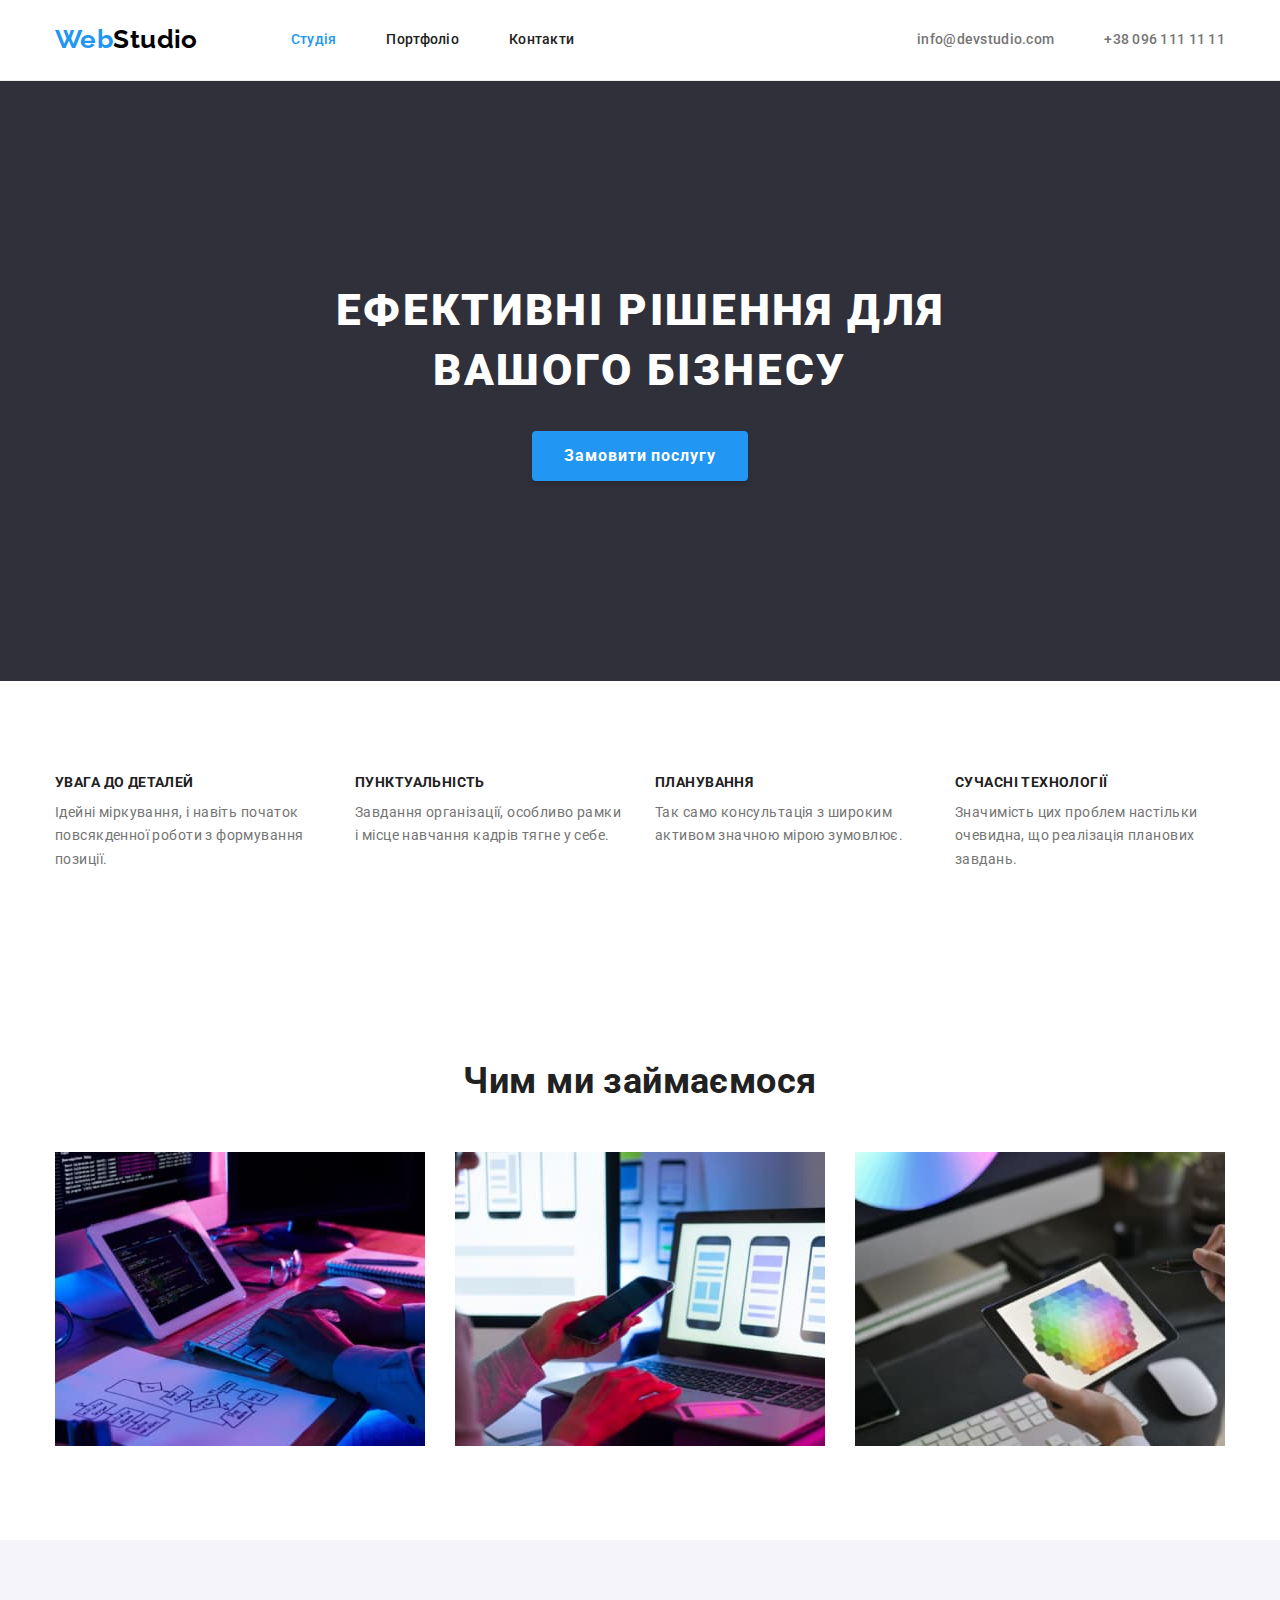
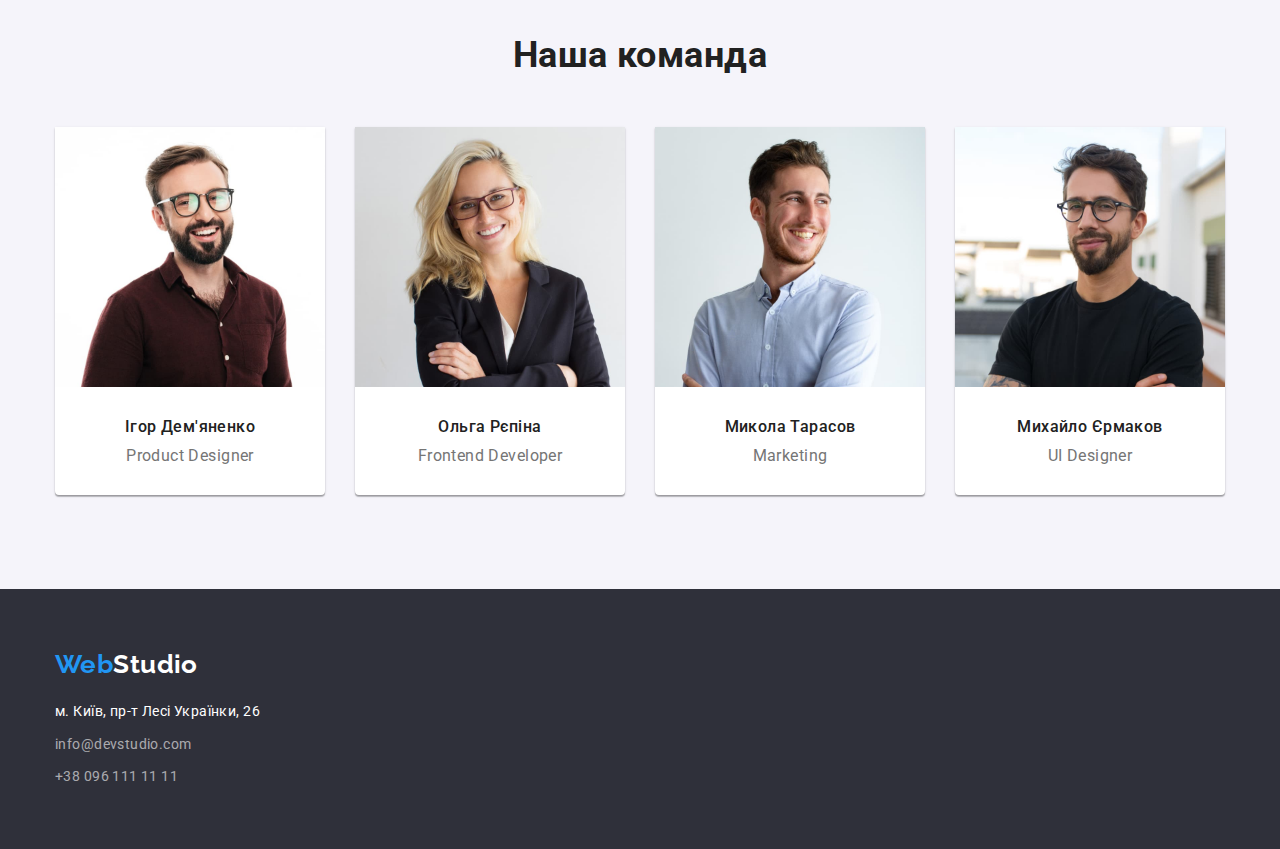
<file: index.html>
<!DOCTYPE html>
<html lang="uk">
  <head>
    <meta charset="UTF-8" />
    <meta http-equiv="X-UA-Compatible" content="IE=edge" />
    <meta name="viewport" content="width=device-width, initial-scale=1.0" />
    <title>WebStudio</title>
    <link
      href="https://fonts.googleapis.com/css2?family=Raleway:wght@700&family=Roboto:wght@400;500;700;900&display=swap"
      rel="stylesheet"
    />
    <link
      rel="stylesheet"
      href="https://cdnjs.cloudflare.com/ajax/libs/modern-normalize/1.1.0/modern-normalize.css"
      integrity="sha512-Y0MM+V6ymRKN2zStTqzQ227DWhhp4Mzdo6gnlRnuaNCbc+YN/ZH0sBCLTM4M0oSy9c9VKiCvd4Jk44aCLrNS5Q=="
      crossorigin="anonymous"
      referrerpolicy="no-referrer"
    />
    <link rel="stylesheet" href="./css/styles.css" />
  </head>
  <body>
    <!-- Шапка сайту -->

    <header class="top">
      <div class="container">
        <nav class="nav">
          <a class="logo" href="./index.html">Web<span class="top-logo-studio">Studio</span></a>
          <ul class="nav-list list">
            <li class="nav-list-item">
              <a class="nav-link current" href="./index.html">Студія</a>
            </li>
            <li class="nav-list-item">
              <a class="nav-link" href="./portfolio.html">Портфоліо</a>
            </li>
            <li class="nav-list-item"><a class="nav-link" href="">Контакти</a></li>
          </ul>
        </nav>
        <ul class="contact-list list">
          <li class="contact-list-item">
            <a class="contact-link" href="mailto:info@devstudi.com">info@devstudio.com</a>
          </li>
          <li class="contact-list-item">
            <a class="contact-link" href="tel:80961111111">+38 096 111 11 11</a>
          </li>
        </ul>
      </div>
    </header>

    <main>
      <!-- Герой -->

      <section class="hero section">
        <div class="container">
          <h1 class="hero-title">Ефективні рішення для вашого бізнесу</h1>
          <button class="hero-button" type="button">Замовити послугу</button>
        </div>
      </section>

      <!-- Наші переваги -->

      <section class="features section">
        <div class="container">
          <h2 class="visually-hidden">Наші переваги</h2>
          <ul class="features-list list">
            <li class="features-list-item">
              <h3 class="features-title">Увага до деталей</h3>
              <p class="features-text">
                Ідейні міркування, і навіть початок повсякденної роботи з формування позиції.
              </p>
            </li>
            <li class="features-list-item">
              <h3 class="features-title">Пунктуальність</h3>
              <p class="features-text">
                Завдання організації, особливо рамки і місце навчання кадрів тягне у себе.
              </p>
            </li>
            <li class="features-list-item">
              <h3 class="features-title">Планування</h3>
              <p class="features-text">
                Так само консультація з широким активом значною мірою зумовлює.
              </p>
            </li>
            <li class="features-list-item">
              <h3 class="features-title">Сучасні технології</h3>
              <p class="features-text">
                Значимість цих проблем настільки очевидна, що реалізація планових завдань.
              </p>
            </li>
          </ul>
        </div>
      </section>

      <!-- Чим ми займаємося -->

      <section class="work section">
        <div class="container">
          <h2 class="section-title">Чим ми займаємося</h2>
          <ul class="work-list list">
            <li class="work-list-item">
              <img
                class="picture"
                src="./images/imga.jpg"
                alt="Розробка сайтів"
                width="370"
                height="294"
              />
            </li>
            <li class="work-list-item">
              <img
                class="picture"
                src="./images/imgb.jpg"
                alt="Створення мобільних версій сайтів"
                width="370"
                height="294"
              />
            </li>
            <li class="work-list-item">
              <img
                class="picture"
                src="./images/imgc.jpg"
                alt="Розробка дизайну"
                width="370"
                height="294"
              />
            </li>
          </ul>
        </div>
      </section>

      <!-- Наша команда -->

      <section class="team section">
        <div class="container">
          <h2 class="section-title">Наша команда</h2>
          <ul class="team-list list">
            <li class="team-list-item">
              <img
                class="picture"
                src="./images/our-team/ihor.jpg"
                alt="Ігор Дем'яненко"
                width="270"
                height="260"
              />
              <div class="card-description">
                <h3 class="team-title">Ігор Дем'яненко</h3>
                <p class="team-text">Product Designer</p>
              </div>
            </li>
            <li class="team-list-item">
              <img
                class="picture"
                src="./images/our-team/olga.jpg"
                alt="Ольга Рєпіна"
                width="270"
                height="260"
              />
              <div class="card-description">
                <h3 class="team-title">Ольга Рєпіна</h3>
                <p class="team-text">Frontend Developer</p>
              </div>
            </li>
            <li class="team-list-item">
              <img
                class="picture"
                src="./images/our-team/mykola.jpg"
                alt="Микола Тарасов"
                width="270"
                height="260"
              />
              <div class="card-description">
                <h3 class="team-title">Микола Тарасов</h3>
                <p class="team-text">Marketing</p>
              </div>
            </li>
            <li class="team-list-item">
              <img
                class="picture"
                src="./images/our-team/mykhailo.jpg"
                alt="Михайло Єрмаков"
                width="270"
                height="260"
              />
              <div class="card-description">
                <h3 class="team-title">Михайло Єрмаков</h3>
                <p class="team-text">UI Designer</p>
              </div>
            </li>
          </ul>
        </div>
      </section>
    </main>

    <!-- Футер -->
    <footer class="bottom">
      <div class="container">
        <a class="logo" href="./index.html">Web<span class="bottom-logo-studio">Studio</span></a>
        <address>
          <ul class="address-contact list">
            <li class="address-list-item">
              <a
                class="address-link"
                href="https://goo.gl/maps/CPtrU1FHBa2aNyZL9"
                target="_blank"
                rel="noopener noreferrer nofollow"
                >м. Київ, пр-т Лесі Українки, 26</a
              >
            </li>
            <li class="address-list-item">
              <a class="contact-link" href="mailto::info@devstudio.com">info@devstudio.com</a>
            </li>
            <li class="address-list-item">
              <a class="contact-link" href="tel:380961111111">+38 096 111 11 11</a>
            </li>
          </ul>
        </address>
      </div>
    </footer>
  </body>
</html>
</file>
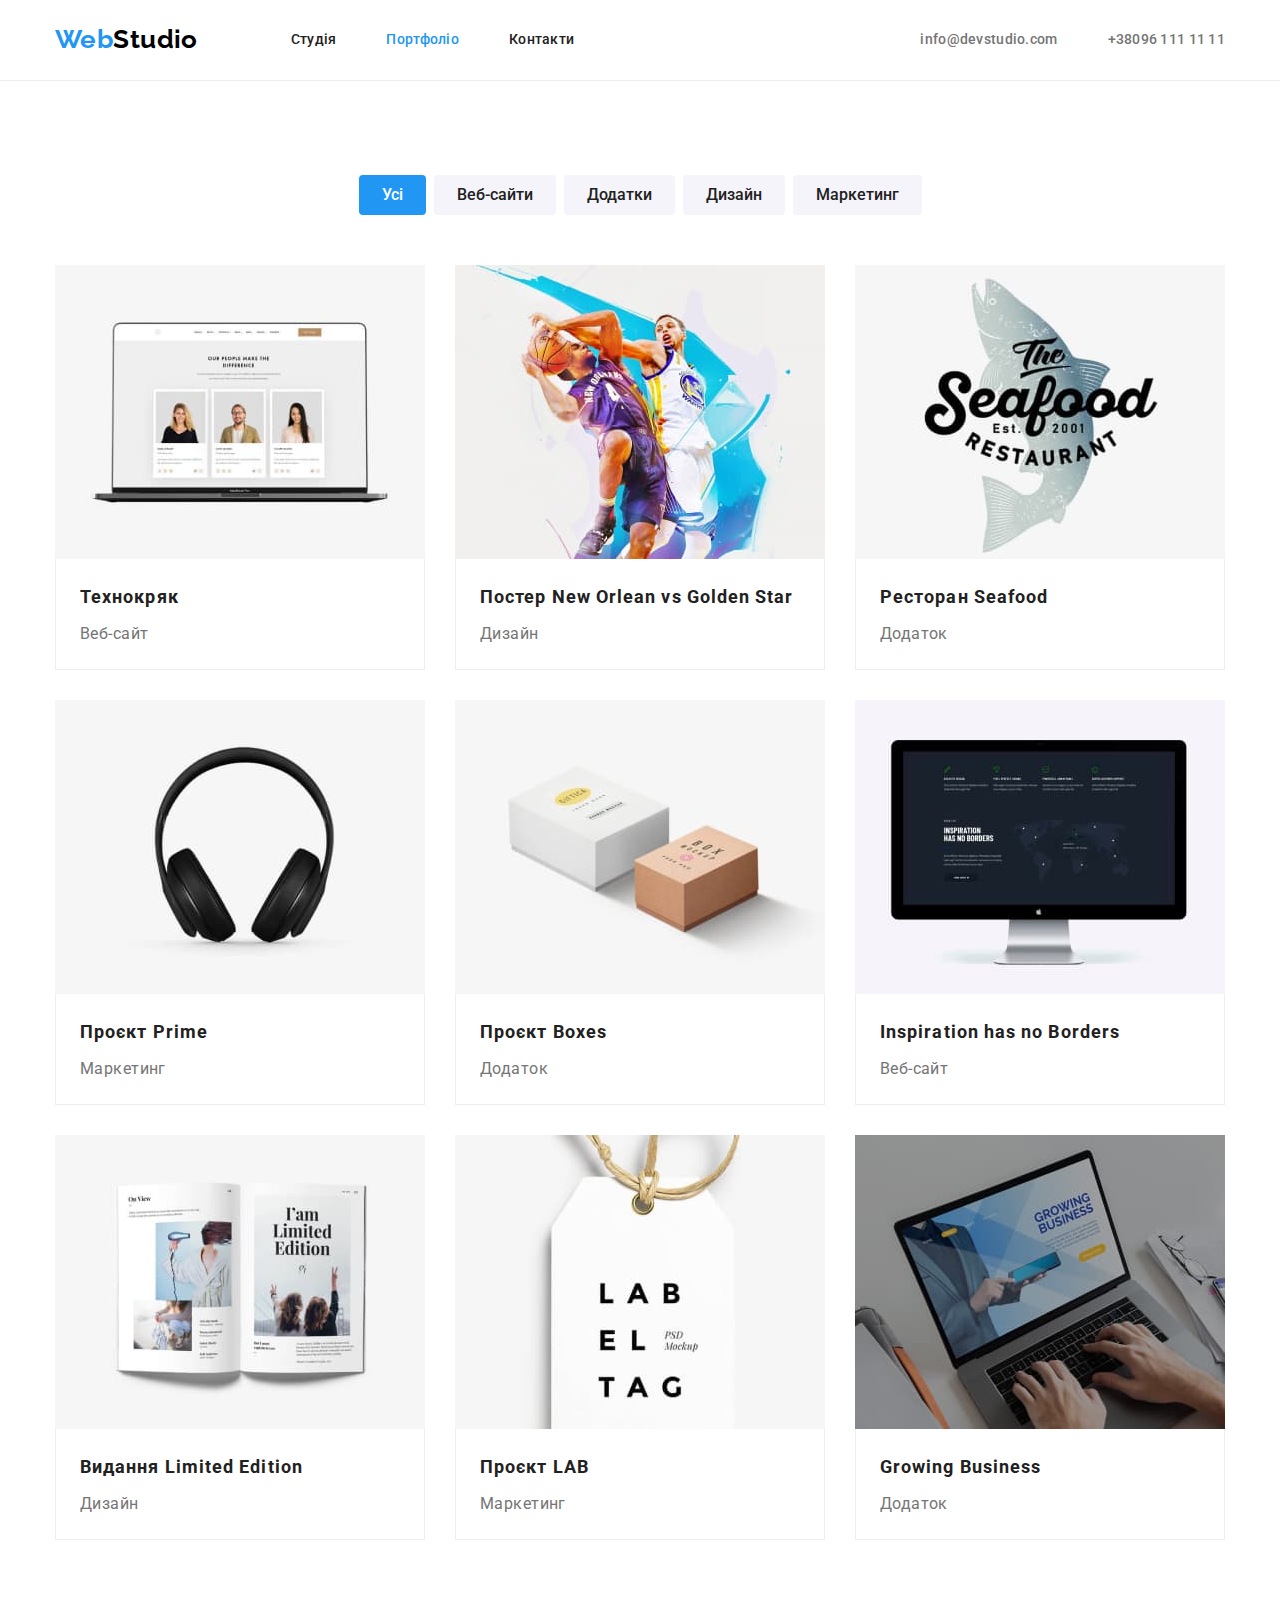
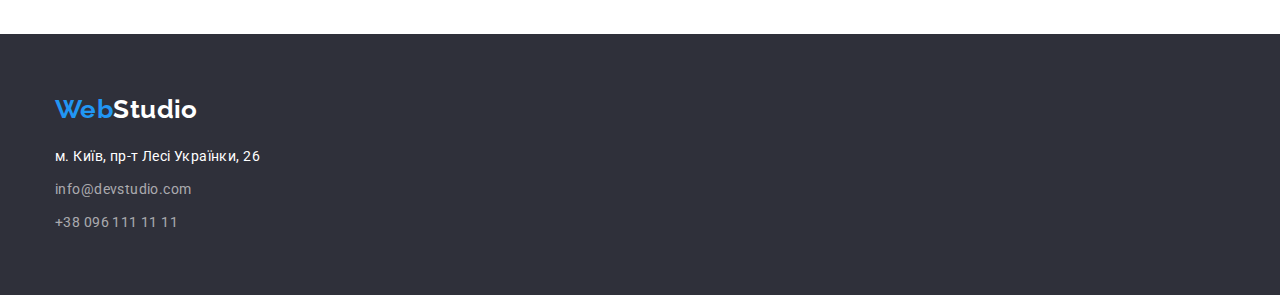
<file: portfolio.html>
<!DOCTYPE html>
<html lang="uk">
  <head>
    <meta charset="UTF-8" />
    <meta http-equiv="X-UA-Compatible" content="IE=edge" />
    <meta name="viewport" content="width=device-width, initial-scale=1.0" />
    <title>Portfolio</title>
    <link
      href="https://fonts.googleapis.com/css2?family=Raleway:wght@700&family=Roboto:wght@400;500;700;900&display=swap"
      rel="stylesheet"
    />
    <link
      rel="stylesheet"
      href="https://cdnjs.cloudflare.com/ajax/libs/modern-normalize/1.1.0/modern-normalize.css"
      integrity="sha512-Y0MM+V6ymRKN2zStTqzQ227DWhhp4Mzdo6gnlRnuaNCbc+YN/ZH0sBCLTM4M0oSy9c9VKiCvd4Jk44aCLrNS5Q=="
      crossorigin="anonymous"
      referrerpolicy="no-referrer"
    />
    <link rel="stylesheet" href="./css/styles.css" />
  </head>
  <body>
    <!-- Шапка сайту -->

    <header class="top portfolio-header">
      <div class="container">
        <nav class="nav">
          <a class="logo" href="./index.html">Web<span class="top-logo-studio">Studio</span></a>
          <ul class="nav-list list">
            <li class="nav-list-item"><a class="nav-link" href="./index.html">Студія</a></li>
            <li class="nav-list-item">
              <a class="nav-link current" href="./portfolio.html">Портфоліо</a>
            </li>
            <li class="nav-list-item"><a class="nav-link" href="">Контакти</a></li>
          </ul>
        </nav>
        <ul class="contact-list list">
          <li class="contact-list-item">
            <a class="contact-link" href="mailto:info@devstudi.com">info@devstudio.com</a>
          </li>
          <li class="contact-list-item">
            <a class="contact-link" href="tel:80961111111">+38096 111 11 11</a>
          </li>
        </ul>
      </div>
    </header>

    <!-- Зразки робіт -->

    <main>
      <section class="portfolio section">
        <h1 class="visually-hidden">Портфоліо</h1>

        <!-- Фільтри -->

        <div class="container filters examples">
          <ul class="filters-list list">
            <li class="filters-item">
              <button class="btn-filter current" type="button">Усі</button>
            </li>
            <li class="filters-item">
              <button class="btn-filter" type="button">Веб-сайти</button>
            </li>
            <li class="filters-item">
              <button class="btn-filter" type="button">Додатки</button>
            </li>
            <li class="filters-item">
              <button class="btn-filter" type="button">Дизайн</button>
            </li>
            <li class="filters-item">
              <button class="btn-filter" type="button">Маркетинг</button>
            </li>
          </ul>

          <!-- Зразки робіт -->

          <ul class="list examples-list">
            <li class="examples-list-item">
              <img
                src="./images/portfolio/project1.jpg"
                alt="Ноутбук з відкритим сайтом"
                width="370"
                height="294"
              />
              <div class="card-description">
                <h3 class="portfolio-title">Технокряк</h3>
                <p class="portfolio-text">Веб-сайт</p>
              </div>
            </li>
            <li class="examples-list-item">
              <img
                src="./images/portfolio/project2.jpg"
                alt="Баскетболісти з м'ячем"
                width="370"
                height="294"
              />
              <div class="card-description">
                <h3 class="portfolio-title">Постер New Orlean vs Golden Star</h3>
                <p class="portfolio-text">Дизайн</p>
              </div>
            </li>
            <li class="examples-list-item">
              <img
                src="./images/portfolio/project3.jpg"
                alt="Логотип ресторану"
                width="370"
                height="294"
              />
              <div class="card-description">
                <h3 class="portfolio-title">Ресторан Seafood</h3>
                <p class="portfolio-text">Додаток</p>
              </div>
            </li>
            <li class="examples-list-item">
              <img src="./images/portfolio/project4.jpg" alt="Навушники" width="370" height="294" />
              <div class="card-description">
                <h3 class="portfolio-title">Проєкт Prime</h3>
                <p class="portfolio-text">Маркетинг</p>
              </div>
            </li>
            <li class="examples-list-item">
              <img
                src="./images/portfolio/project5.jpg"
                alt="Картонні коробки"
                width="370"
                height="294"
              />
              <div class="card-description">
                <h3 class="portfolio-title">Проєкт Boxes</h3>
                <p class="portfolio-text">Додаток</p>
              </div>
            </li>
            <li class="examples-list-item">
              <img
                src="./images/portfolio/project6.jpg"
                alt="Монітор із відкритим сайтом"
                width="370"
                height="294"
              />
              <div class="card-description">
                <h3 class="portfolio-title">Inspiration has no Borders</h3>
                <p class="portfolio-text">Веб-сайт</p>
              </div>
            </li>
            <li class="examples-list-item">
              <img
                src="./images/portfolio/project7.jpg"
                alt="Відкрита книга"
                width="370"
                height="294"
              />
              <div class="card-description">
                <h3 class="portfolio-title">Видання Limited Edition</h3>
                <p class="portfolio-text">Дизайн</p>
              </div>
            </li>
            <li class="examples-list-item">
              <img
                src="./images/portfolio/project8.jpg"
                alt="Маркувальна бірка"
                width="370"
                height="294"
              />
              <div class="card-description">
                <h3 class="portfolio-title">Проєкт LAB</h3>
                <p class="portfolio-text">Маркетинг</p>
              </div>
            </li>
            <li class="examples-list-item">
              <img
                src="./images/portfolio/project9.jpg"
                alt="Робота з ноутбуком"
                width="370"
                height="294"
              />
              <div class="card-description">
                <h3 class="portfolio-title">Growing Business</h3>
                <p class="portfolio-text">Додаток</p>
              </div>
            </li>
          </ul>
        </div>
      </section>
    </main>

    <!-- Футер -->
    <footer class="bottom">
      <div class="container">
        <a class="logo" href="./index.html">Web<span class="bottom-logo-studio">Studio</span></a>
        <address>
          <ul class="address-contact list">
            <li class="address-list-item">
              <a
                class="address-link"
                href="https://goo.gl/maps/CPtrU1FHBa2aNyZL9"
                target="_blank"
                rel="noopener noreferrer nofollow"
                >м. Київ, пр-т Лесі Українки, 26</a
              >
            </li>
            <li class="address-list-item">
              <a class="contact-link" href="mailto::info@devstudio.com">info@devstudio.com</a>
            </li>
            <li class="address-list-item">
              <a class="contact-link" href="tel:380961111111">+38 096 111 11 11</a>
            </li>
          </ul>
        </address>
      </div>
    </footer>
  </body>
</html>
</file>
<file: css/styles.css>
:root {
  --accent-color: #2196f3;
  --header-logo-studio-color: #000000;
  --footer-logo-studio-color: #ffffff;

  --primary-text-color: #757575;
  --secondary-text-color: #ffffff;
  --nav-link-text-color: #212121;
  --primary-title-color: #212121;
  --secondary-title-color: #ffffff;

  --bg-site-color: #f5f5f5;
  --bg-hero-footer-color: #2f303a;
  --bg-team-section-color: #f5f4fa;
  --bg-team-card-color: #ffffff;

  --footer-contacts-color: rgba(255, 255, 255, 0.6);

  --team-font-size: 16px;
  --portfolio-text-font-size: 16px;
  --portfolio-title-font-size: 18px;
  --section-title-font-size: 36px;

  --portfolio-btn-bgcolor: #f5f4fa;
}

body {
  background-color: var(--bg-color);
  color: var(--primary-text-color);

  font-family: 'Roboto', sans-serif;
  font-size: 14px;
  letter-spacing: 0.03em;
}

img {
  display: block;
  max-width: 100%;
  height: auto;
}

h1,
h2,
h3,
p {
  margin-top: 0;
  margin-bottom: 0;
}

.section {
  padding-top: 94px;
  padding-bottom: 94px;
}

.container {
  margin: 0 auto;
  width: 1200px;
  padding: 0 15px;
}

.list {
  margin-top: 0;
  margin-bottom: 0;
  padding-left: 0;

  list-style: none;
}

/* ===== HEADER ===== */

.top {
  border-bottom: 1px solid #ececec;
}

.top .container {
  display: flex;
  align-items: center;
}

.nav {
  display: flex;
  align-items: center;
}

.top .logo {
  padding-top: 24px;
  padding-bottom: 25px;
  margin-right: 93px;
}

.logo {
  display: inline-block;

  font-family: Raleway;
  font-weight: 700;
  font-size: 26px;
  line-height: 1.19;
  text-decoration: none;

  color: var(--accent-color);
}

.top-logo-studio {
  color: var(--header-logo-studio-color);
}

.nav-list {
  display: flex;
  column-gap: 50px;
}

.nav-link {
  padding-top: 32px;
  padding-bottom: 32px;

  color: var(--nav-link-text-color);
  text-decoration: none;
}
.nav-link.current {
  color: var(--accent-color);
}

.contact-list {
  display: flex;
  margin-left: auto;
  column-gap: 50px;
}

.top .contact-link {
  padding-top: 32px;
  padding-bottom: 32px;

  color: var(--primary-text-color);
  text-decoration: none;
}

.nav-link,
.top .contact-link {
  font-weight: 500;
  line-height: 1.14;
  letter-spacing: 0.02em;
}

/* ===== HERO ===== */

.hero {
  text-align: center;
  padding-top: 200px;
  padding-bottom: 200px;

  background-color: var(--bg-hero-footer-color);
}

.hero-title {
  width: 696px;
  margin-right: auto;
  margin-left: auto;
  margin-bottom: 30px;

  font-weight: 900;
  font-size: 44px;
  line-height: 1.36;
  letter-spacing: 0.06em;
  text-transform: uppercase;

  color: var(--secondary-title-color);
}

.hero-button {
  width: 216px;
  height: 50px;
  box-shadow: 0px 4px 4px rgba(0, 0, 0, 0.15);
  border-radius: 4px;
  border-color: transparent;

  font-family: inherit;
  font-weight: 700;
  font-size: 16px;
  line-height: 1.88;
  letter-spacing: 0.06em;

  color: var(--secondary-title-color);
  background: var(--accent-color);
  cursor: pointer;
}

.hero-button:active {
  background: #188ce8;
}

/* ===== FEATURES ===== */

.features-list {
  display: flex;
}

.features-list-item {
  width: 270px;
  margin-right: 30px;
}

.features-list-item:last-child {
  margin-right: 0;
}

.features-title {
  margin-bottom: 10px;

  font-size: var(--features-font-size);
  line-height: 1.14;
  text-transform: uppercase;

  color: var(--primary-title-color);
}

.features-text {
  font-size: var(--features-font-size);
  line-height: 1.71;
}

/* ===== WORK ===== */

.section-title {
  color: var(--primary-title-color);

  font-size: var(--section-title-font-size);
  line-height: 1.17;
  text-align: center;
}

.work .section-title {
  margin-bottom: 50px;
}

.work-list {
  display: flex;
  flex-basis: calc((100% - 60px) / 3);
  column-gap: 30px;
}

/* ===== TEAM ===== */

.team {
  text-align: center;
  background-color: var(--bg-team-section-color);
}

.team .section-title {
  margin-bottom: 50px;
}
.team-list {
  display: flex;
  flex-basis: calc((100% - 90px) / 4);
  column-gap: 30px;
}

.team-list-item {
  background-color: var(--bg-team-card-color);

  box-shadow: 0px 1px 3px rgba(0, 0, 0, 0.12), 0px 1px 1px rgba(0, 0, 0, 0.14),
    0px 2px 1px rgba(0, 0, 0, 0.2);
  border-radius: 0px 0px 4px 4px;
}

.team .card-description {
  padding-top: 30px;
  padding-bottom: 30px;
}

.team-title {
  margin-bottom: 10px;
  font-weight: 500;
  color: var(--primary-title-color);
}

.team-title,
.team-text {
  font-size: var(--team-font-size);
  line-height: 1.19;
}

/* ===== FOOTER ===== */

.bottom {
  background-color: var(--bg-hero-footer-color);
  padding-top: 60px;
  padding-bottom: 60px;
}

.bottom .logo {
  margin-bottom: 20px;
}
.bottom-logo-studio {
  color: var(--footer-logo-studio-color);
}

.address-list-item:not(:last-child) {
  margin-bottom: 9px;
}

.address-link {
  line-height: 1.71;
  text-decoration: none;
  font-style: normal;

  color: var(--secondary-text-color);
}

.bottom .contact-link {
  line-height: 1.71;
  text-decoration: none;
  font-style: normal;

  color: var(--footer-contacts-color);
}

/* ===== hover & focus ===== */

.logo:focus,
.nav-link:hover,
.nav-link:focus,
.contact-link:hover,
.contact-link:focus,
.button:focus {
  color: var(--accent-color);
}

/* ===== PORTFOLIO ===== */

.filters-list {
  display: flex;
  justify-content: center;
  margin-bottom: 50px;
}

.filters-item:not(:last-child) {
  margin-right: 8px;
}

.btn-filter {
  border: 1px solid transparent;
  border-radius: 4px;
  padding: 6px 22px;

  background-color: var(--portfolio-btn-bgcolor);
  color: var(--primary-title-color);

  font-weight: 500;
  font-size: 16px;
  line-height: 1.62;

  cursor: pointer;
}

.btn-filter:hover,
.btn-filter:focus {
  background-color: var(--accent-color);
  color: var(--secondary-text-color);
}

.btn-filter.current {
  color: var(--secondary-text-color);
  background-color: var(--accent-color);
}

/* ===== EXAMPLES ===== */

.examples-list {
  display: flex;
  flex-wrap: wrap;
  gap: 30px;
}

.examples-list-item {
  flex-basis: calc((100% - 60px) / 3);
}

/* .examples-list-item {
  margin-right: 30px;
  margin-bottom: 30px;

  background-color: #ffffff;
}

.examples-list-item:nth-child(3n) {
  margin-right: 0;
}

.examples-list-item:nth-last-child(-n + 3) {
  margin-bottom: 0;
} */

.examples .card-description {
  padding: 20px 24px;

  border-bottom: 1px solid #eeeeee;
  border-left: 1px solid #eeeeee;
  border-right: 1px solid #eeeeee;
}

.portfolio-title {
  margin-bottom: 4px;

  font-size: var(--portfolio-title-font-size);
  line-height: 2;
  letter-spacing: 0.06em;

  color: var(--primary-title-color);
}

.portfolio-text {
  font-size: var(--portfolio-text-font-size);
  line-height: 1.88;
}

.visually-hidden {
  position: absolute;
  white-space: nowrap;
  width: 1px;
  height: 1px;
  overflow: hidden;
  border: 0;
  padding: 0;
  clip: rect(0 0 0 0);
  clip-path: inset(50%);
  margin: -1px;
}
</file>
